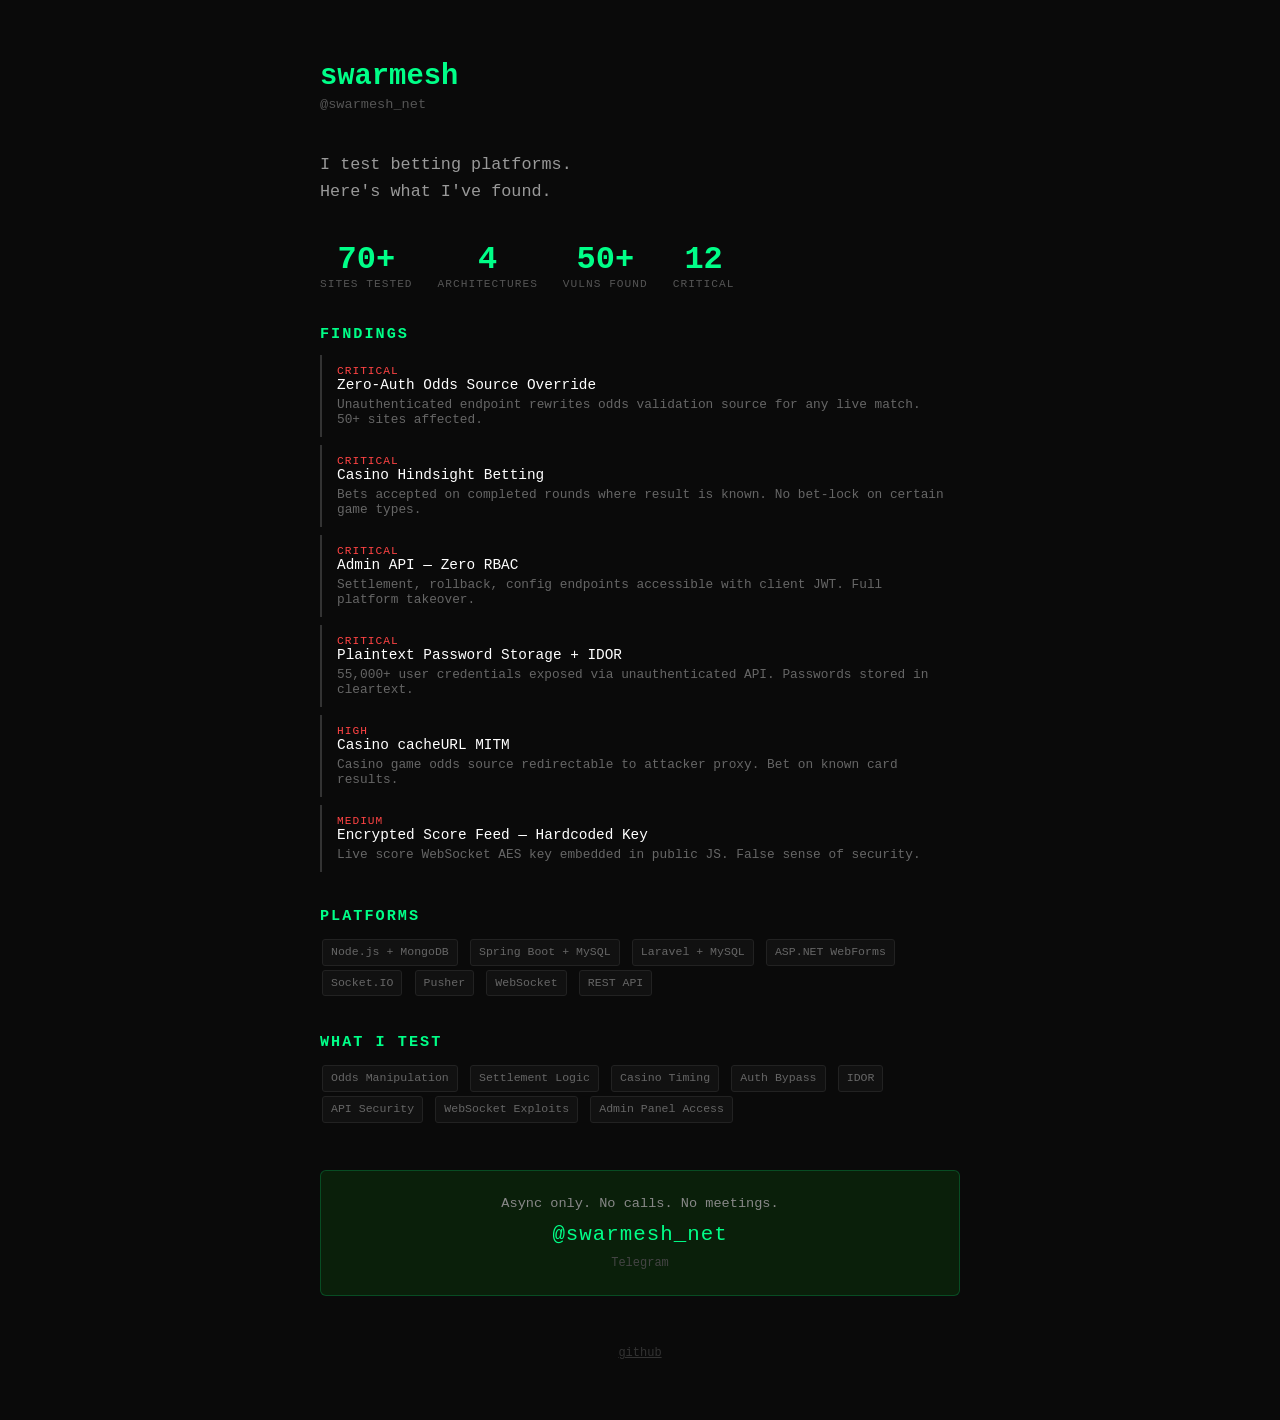
<file: docs/index.html>
<!DOCTYPE html>
<html lang="en">
<head>
    <meta charset="UTF-8">
    <meta name="viewport" content="width=device-width, initial-scale=1.0">
    <title>Swarmesh — Betting Platform Security</title>
    <meta name="description" content="I test betting platforms. Here's what I've found.">
    <style>
        * { margin: 0; padding: 0; box-sizing: border-box; }
        body { font-family: 'SF Mono', 'Fira Code', 'Courier New', monospace; background: #0a0a0a; color: #e0e0e0; min-height: 100vh; }
        .container { max-width: 680px; margin: 0 auto; padding: 60px 20px; }
        h1 { font-size: 1.8em; color: #00ff88; margin-bottom: 4px; }
        .handle { color: #555; font-size: 0.85em; margin-bottom: 40px; }
        .tagline { color: #999; font-size: 1.05em; margin-bottom: 35px; line-height: 1.6; }
        h2 { color: #00ff88; font-size: 0.95em; margin: 35px 0 12px; letter-spacing: 2px; text-transform: uppercase; }
        .stats { display: flex; gap: 25px; margin: 20px 0 30px; flex-wrap: wrap; }
        .stat { text-align: center; }
        .stat .n { font-size: 2em; color: #00ff88; font-weight: bold; }
        .stat .l { font-size: 0.7em; color: #555; text-transform: uppercase; letter-spacing: 1px; }
        .finding { border-left: 2px solid #333; padding: 10px 15px; margin: 8px 0; transition: border-color 0.2s; }
        .finding:hover { border-color: #00ff88; }
        .finding .t { color: #fff; font-size: 0.9em; }
        .finding .s { color: #ff4444; font-size: 0.7em; letter-spacing: 1px; }
        .finding .d { color: #666; font-size: 0.8em; margin-top: 4px; }
        .platforms { color: #666; font-size: 0.85em; line-height: 1.8; }
        .platforms span { display: inline-block; background: #111; border: 1px solid #222; padding: 2px 8px; border-radius: 3px; margin: 2px; font-size: 0.85em; }
        .cta { background: #0a1f0a; border: 1px solid #00ff8833; padding: 25px; border-radius: 6px; margin-top: 45px; text-align: center; }
        .cta p { color: #888; font-size: 0.85em; margin-bottom: 12px; }
        .cta a { color: #00ff88; text-decoration: none; font-size: 1.3em; letter-spacing: 1px; }
        .cta a:hover { text-decoration: underline; }
        .cta .sub { color: #444; font-size: 0.75em; margin-top: 10px; }
        .footer { text-align: center; margin-top: 50px; color: #333; font-size: 0.75em; }
        .footer a { color: #333; }
        @media (max-width: 500px) { .stats { gap: 15px; } .stat .n { font-size: 1.5em; } }
    </style>
</head>
<body>
    <div class="container">
        <h1>swarmesh</h1>
        <div class="handle">@swarmesh_net</div>

        <p class="tagline">I test betting platforms.<br>Here's what I've found.</p>

        <div class="stats">
            <div class="stat"><div class="n">70+</div><div class="l">Sites Tested</div></div>
            <div class="stat"><div class="n">4</div><div class="l">Architectures</div></div>
            <div class="stat"><div class="n">50+</div><div class="l">Vulns Found</div></div>
            <div class="stat"><div class="n">12</div><div class="l">Critical</div></div>
        </div>

        <h2>Findings</h2>

        <div class="finding">
            <div class="s">CRITICAL</div>
            <div class="t">Zero-Auth Odds Source Override</div>
            <div class="d">Unauthenticated endpoint rewrites odds validation source for any live match. 50+ sites affected.</div>
        </div>

        <div class="finding">
            <div class="s">CRITICAL</div>
            <div class="t">Casino Hindsight Betting</div>
            <div class="d">Bets accepted on completed rounds where result is known. No bet-lock on certain game types.</div>
        </div>

        <div class="finding">
            <div class="s">CRITICAL</div>
            <div class="t">Admin API — Zero RBAC</div>
            <div class="d">Settlement, rollback, config endpoints accessible with client JWT. Full platform takeover.</div>
        </div>

        <div class="finding">
            <div class="s">CRITICAL</div>
            <div class="t">Plaintext Password Storage + IDOR</div>
            <div class="d">55,000+ user credentials exposed via unauthenticated API. Passwords stored in cleartext.</div>
        </div>

        <div class="finding">
            <div class="s">HIGH</div>
            <div class="t">Casino cacheURL MITM</div>
            <div class="d">Casino game odds source redirectable to attacker proxy. Bet on known card results.</div>
        </div>

        <div class="finding">
            <div class="s">MEDIUM</div>
            <div class="t">Encrypted Score Feed — Hardcoded Key</div>
            <div class="d">Live score WebSocket AES key embedded in public JS. False sense of security.</div>
        </div>

        <h2>Platforms</h2>
        <div class="platforms">
            <span>Node.js + MongoDB</span>
            <span>Spring Boot + MySQL</span>
            <span>Laravel + MySQL</span>
            <span>ASP.NET WebForms</span>
            <span>Socket.IO</span>
            <span>Pusher</span>
            <span>WebSocket</span>
            <span>REST API</span>
        </div>

        <h2>What I Test</h2>
        <div class="platforms">
            <span>Odds Manipulation</span>
            <span>Settlement Logic</span>
            <span>Casino Timing</span>
            <span>Auth Bypass</span>
            <span>IDOR</span>
            <span>API Security</span>
            <span>WebSocket Exploits</span>
            <span>Admin Panel Access</span>
        </div>

        <div class="cta">
            <p>Async only. No calls. No meetings.</p>
            <a href="https://t.me/swarmesh_net">@swarmesh_net</a>
            <div class="sub">Telegram</div>
        </div>

        <div class="footer">
            <a href="https://github.com/topdrift/betting-security-research">github</a>
        </div>
    </div>
</body>
</html>
</file>
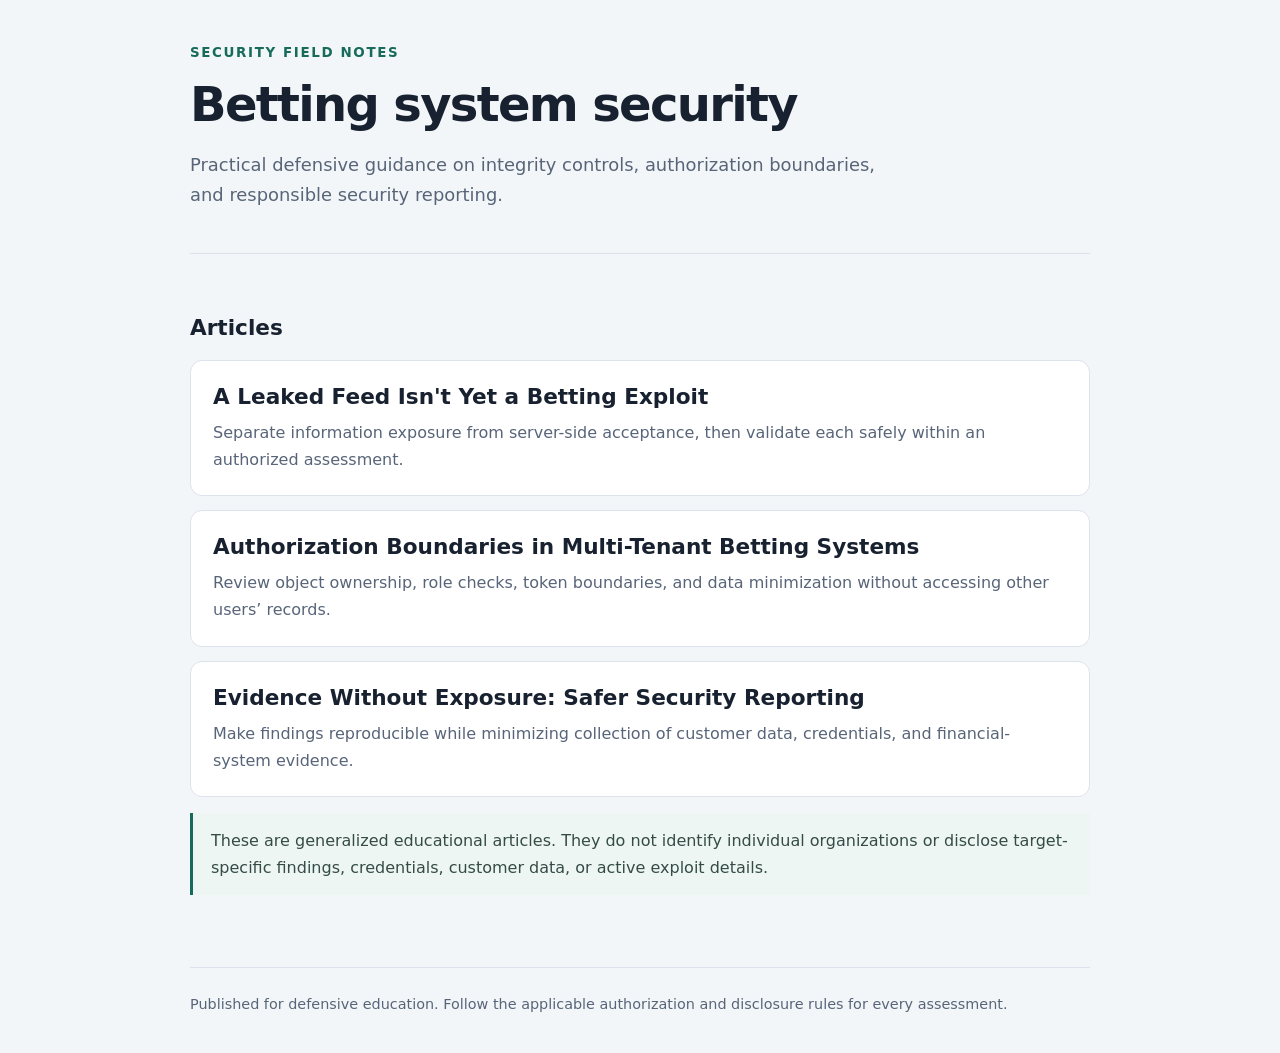
<file: pages-site/index.html>
<!doctype html>
<html lang="en">
<head>
  <meta charset="utf-8">
  <meta name="viewport" content="width=device-width, initial-scale=1">
  <meta name="description" content="General defensive lessons on betting-system security, authorization, and safe vulnerability reporting.">
  <title>Betting System Security — Articles</title>
  <link rel="stylesheet" href="styles.css">
</head>
<body>
  <div class="wrap">
    <header>
      <div class="brand">Security field notes</div>
      <h1>Betting system security</h1>
      <p class="lede">Practical defensive guidance on integrity controls, authorization boundaries, and responsible security reporting.</p>
    </header>
    <main>
      <section aria-labelledby="articles">
        <h2 id="articles">Articles</h2>
        <div class="card">
          <h2><a href="articles/feed-visibility-and-server-side-controls.html">A Leaked Feed Isn't Yet a Betting Exploit</a></h2>
          <p>Separate information exposure from server-side acceptance, then validate each safely within an authorized assessment.</p>
        </div>
        <div class="card">
          <h2><a href="articles/multitenant-authorization-boundaries.html">Authorization Boundaries in Multi-Tenant Betting Systems</a></h2>
          <p>Review object ownership, role checks, token boundaries, and data minimization without accessing other users’ records.</p>
        </div>
        <div class="card">
          <h2><a href="articles/evidence-without-exposure.html">Evidence Without Exposure: Safer Security Reporting</a></h2>
          <p>Make findings reproducible while minimizing collection of customer data, credentials, and financial-system evidence.</p>
        </div>
      </section>
      <p class="note">These are generalized educational articles. They do not identify individual organizations or disclose target-specific findings, credentials, customer data, or active exploit details.</p>
    </main>
    <footer>Published for defensive education. Follow the applicable authorization and disclosure rules for every assessment.</footer>
  </div>
</body>
</html>
</file>
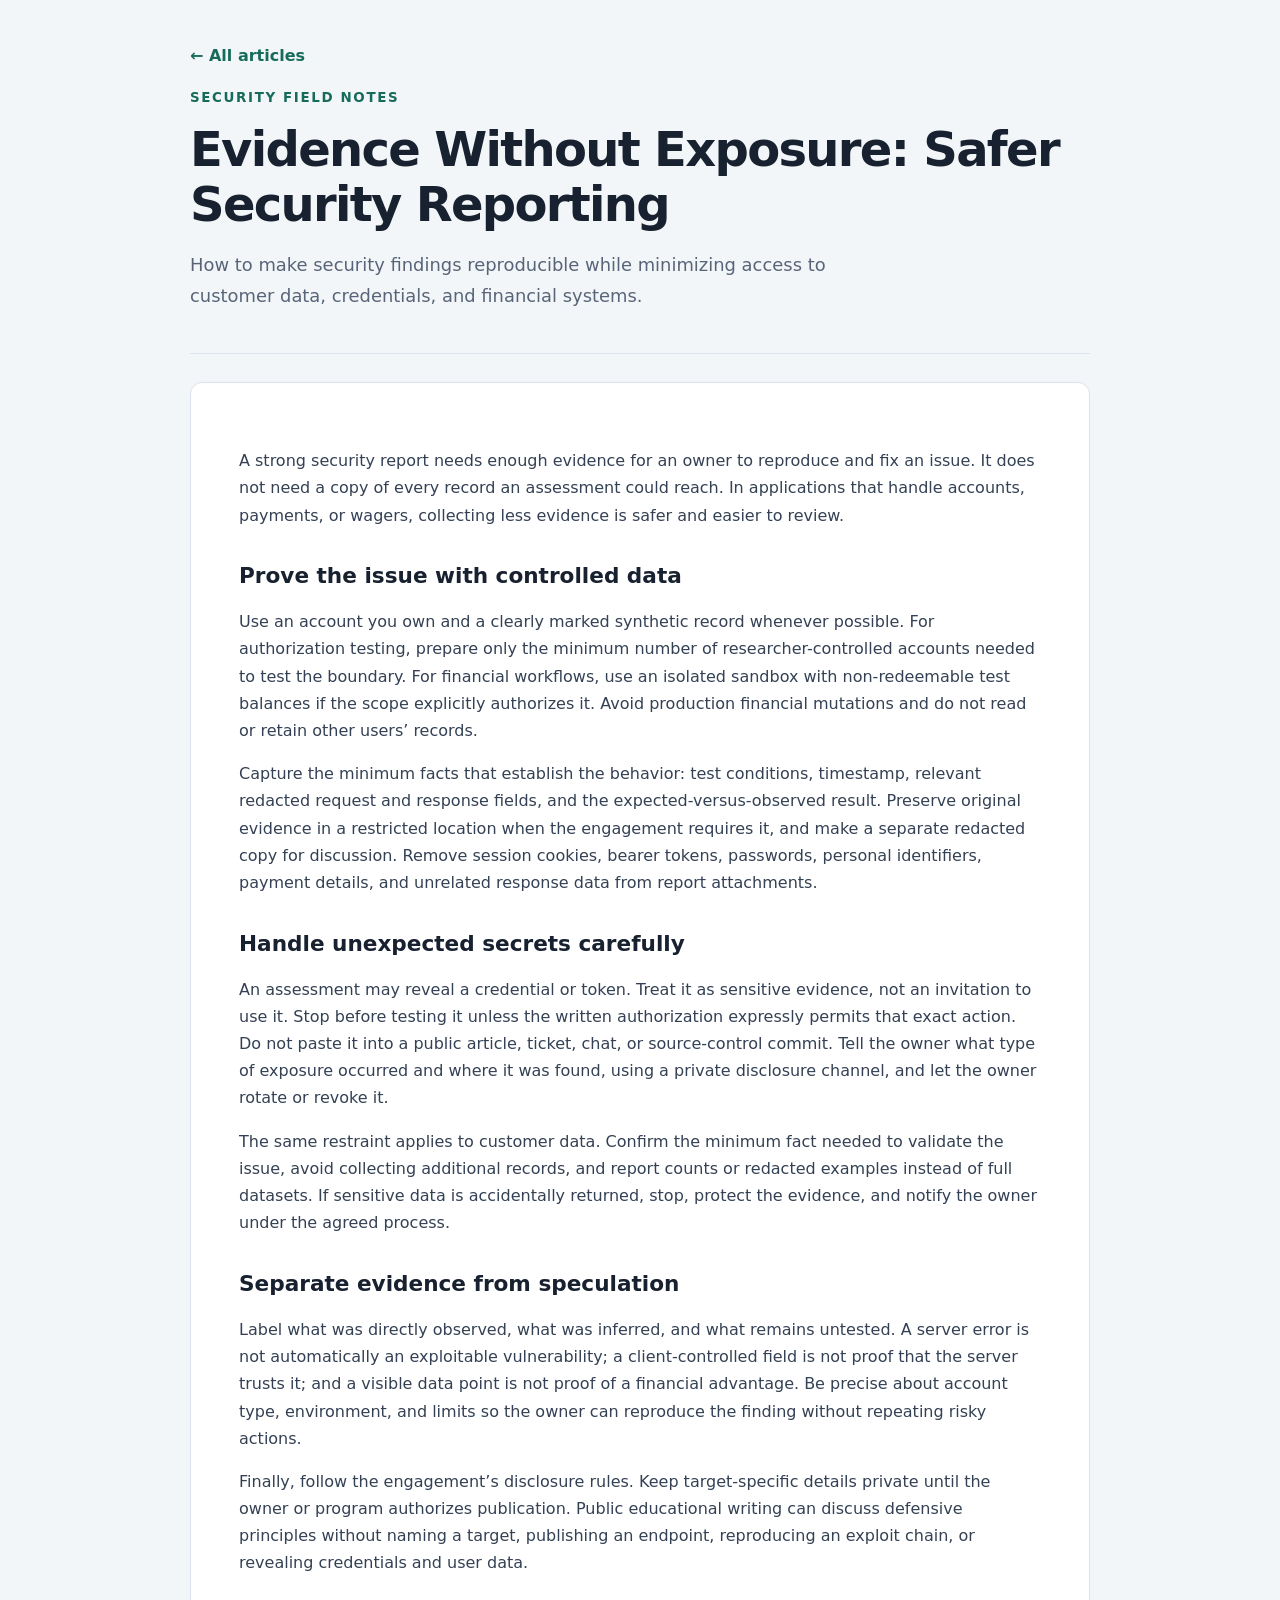
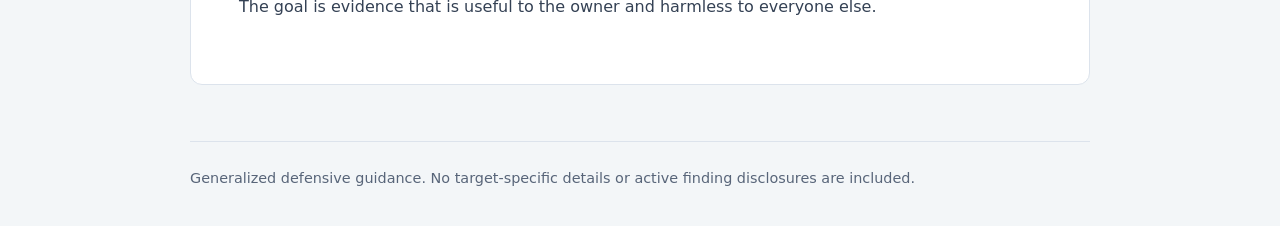
<file: pages-site/articles/evidence-without-exposure.html>
<!doctype html>
<html lang="en">
<head>
  <meta charset="utf-8">
  <meta name="viewport" content="width=device-width, initial-scale=1">
  <meta name="description" content="Make security findings reproducible while minimizing exposure of sensitive data and credentials.">
  <title>Evidence Without Exposure: Safer Security Reporting</title>
  <link rel="stylesheet" href="../styles.css">
</head>
<body>
  <div class="wrap">
    <header>
      <a class="back" href="../index.html">← All articles</a>
      <div class="brand">Security field notes</div>
      <h1>Evidence Without Exposure: Safer Security Reporting</h1>
      <p class="lede">How to make security findings reproducible while minimizing access to customer data, credentials, and financial systems.</p>
    </header>
    <main>
      <article>
        <p>A strong security report needs enough evidence for an owner to reproduce and fix an issue. It does not need a copy of every record an assessment could reach. In applications that handle accounts, payments, or wagers, collecting less evidence is safer and easier to review.</p>

        <h2>Prove the issue with controlled data</h2>
        <p>Use an account you own and a clearly marked synthetic record whenever possible. For authorization testing, prepare only the minimum number of researcher-controlled accounts needed to test the boundary. For financial workflows, use an isolated sandbox with non-redeemable test balances if the scope explicitly authorizes it. Avoid production financial mutations and do not read or retain other users’ records.</p>
        <p>Capture the minimum facts that establish the behavior: test conditions, timestamp, relevant redacted request and response fields, and the expected-versus-observed result. Preserve original evidence in a restricted location when the engagement requires it, and make a separate redacted copy for discussion. Remove session cookies, bearer tokens, passwords, personal identifiers, payment details, and unrelated response data from report attachments.</p>

        <h2>Handle unexpected secrets carefully</h2>
        <p>An assessment may reveal a credential or token. Treat it as sensitive evidence, not an invitation to use it. Stop before testing it unless the written authorization expressly permits that exact action. Do not paste it into a public article, ticket, chat, or source-control commit. Tell the owner what type of exposure occurred and where it was found, using a private disclosure channel, and let the owner rotate or revoke it.</p>
        <p>The same restraint applies to customer data. Confirm the minimum fact needed to validate the issue, avoid collecting additional records, and report counts or redacted examples instead of full datasets. If sensitive data is accidentally returned, stop, protect the evidence, and notify the owner under the agreed process.</p>

        <h2>Separate evidence from speculation</h2>
        <p>Label what was directly observed, what was inferred, and what remains untested. A server error is not automatically an exploitable vulnerability; a client-controlled field is not proof that the server trusts it; and a visible data point is not proof of a financial advantage. Be precise about account type, environment, and limits so the owner can reproduce the finding without repeating risky actions.</p>
        <p>Finally, follow the engagement’s disclosure rules. Keep target-specific details private until the owner or program authorizes publication. Public educational writing can discuss defensive principles without naming a target, publishing an endpoint, reproducing an exploit chain, or revealing credentials and user data.</p>
        <p>The goal is evidence that is useful to the owner and harmless to everyone else.</p>
      </article>
    </main>
    <footer>Generalized defensive guidance. No target-specific details or active finding disclosures are included.</footer>
  </div>
</body>
</html>
</file>
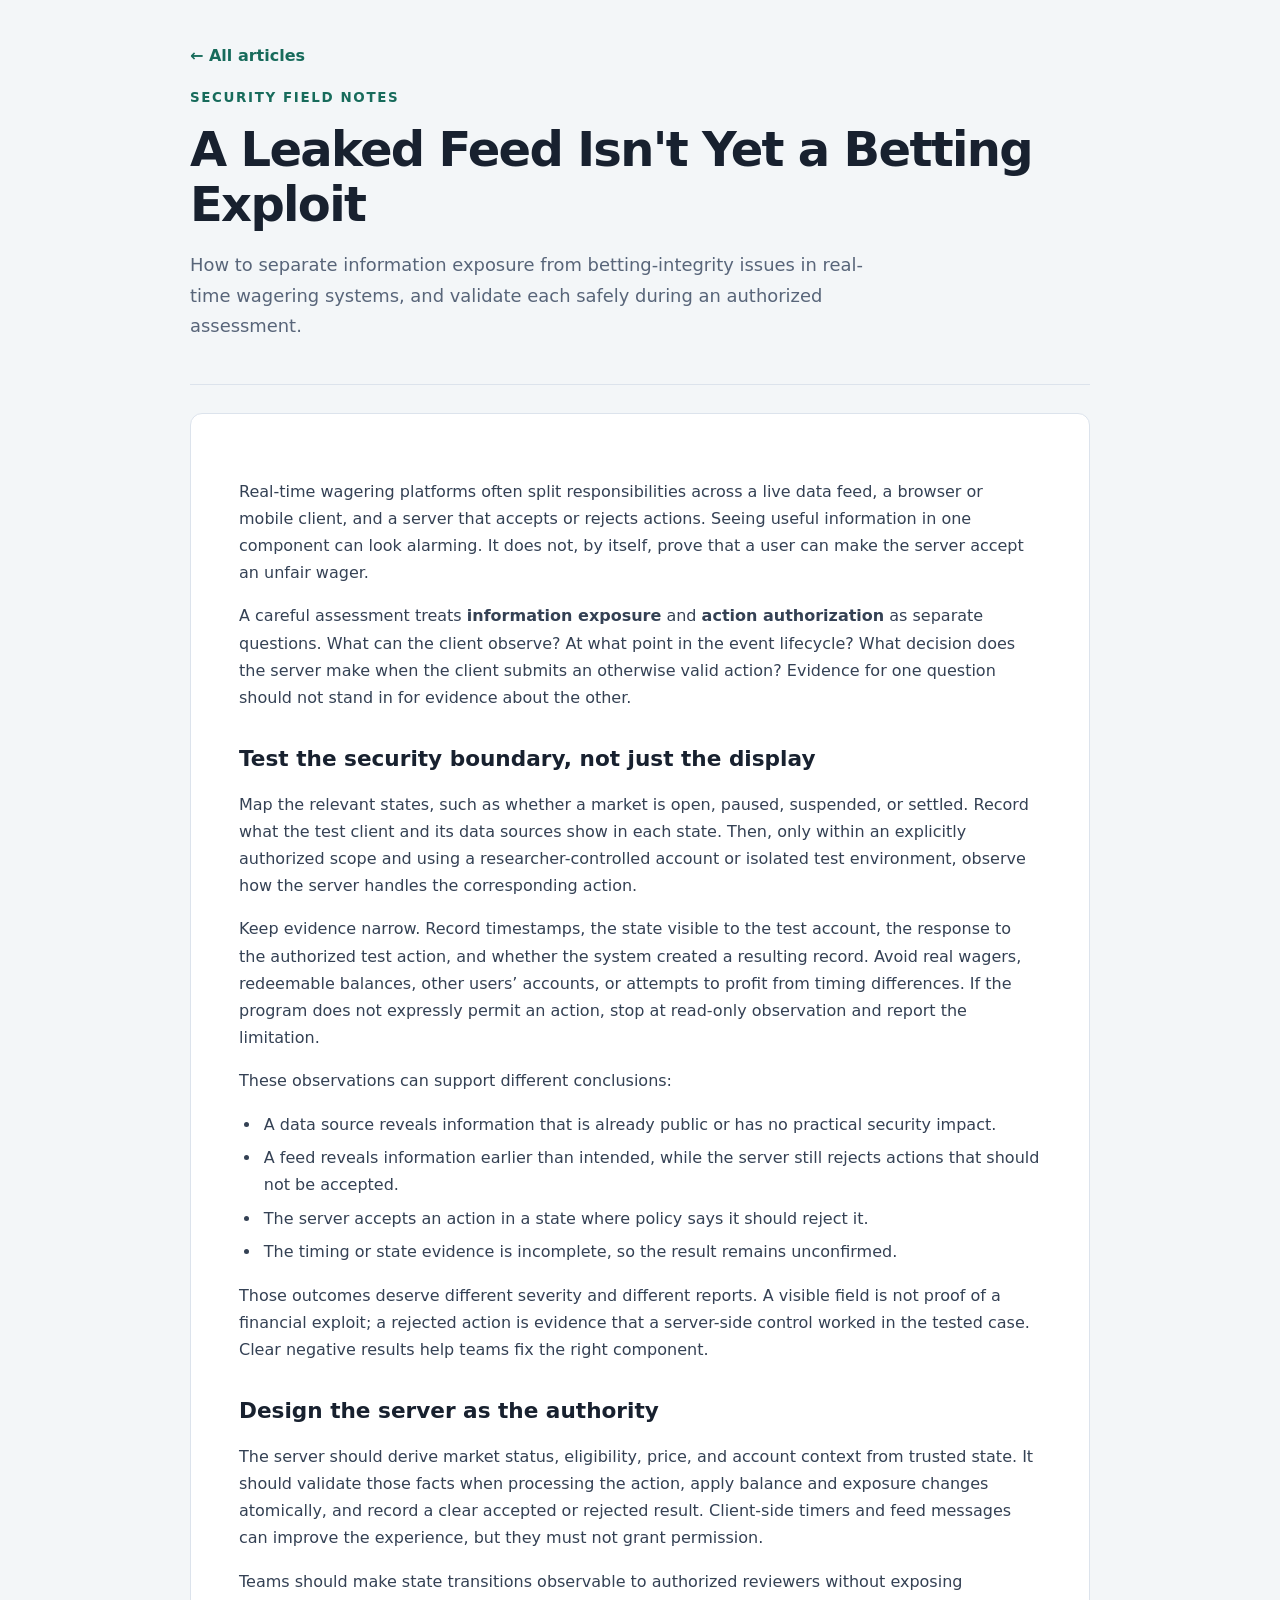
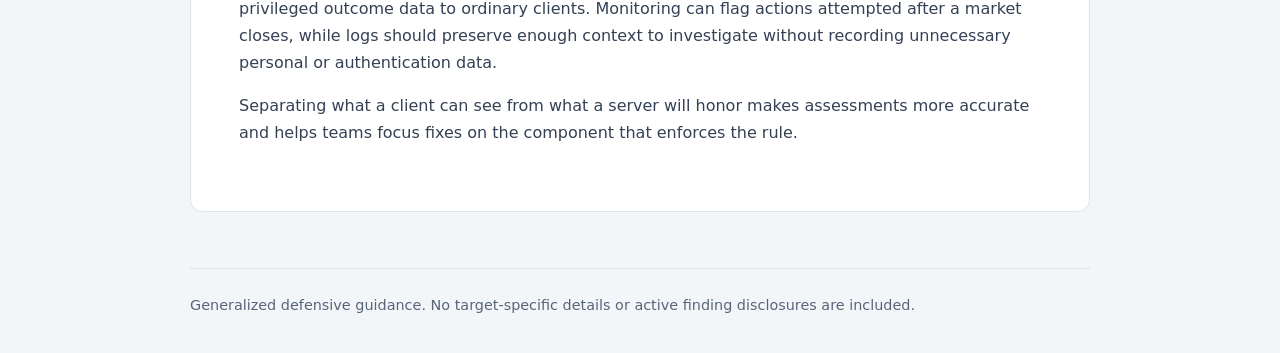
<file: pages-site/articles/feed-visibility-and-server-side-controls.html>
<!doctype html>
<html lang="en">
<head>
  <meta charset="utf-8">
  <meta name="viewport" content="width=device-width, initial-scale=1">
  <meta name="description" content="How to distinguish information exposure from betting-integrity issues and validate both safely.">
  <title>A Leaked Feed Isn't Yet a Betting Exploit</title>
  <link rel="stylesheet" href="../styles.css">
</head>
<body>
  <div class="wrap">
    <header>
      <a class="back" href="../index.html">← All articles</a>
      <div class="brand">Security field notes</div>
      <h1>A Leaked Feed Isn't Yet a Betting Exploit</h1>
      <p class="lede">How to separate information exposure from betting-integrity issues in real-time wagering systems, and validate each safely during an authorized assessment.</p>
    </header>
    <main>
      <article>
        <p>Real-time wagering platforms often split responsibilities across a live data feed, a browser or mobile client, and a server that accepts or rejects actions. Seeing useful information in one component can look alarming. It does not, by itself, prove that a user can make the server accept an unfair wager.</p>
        <p>A careful assessment treats <strong>information exposure</strong> and <strong>action authorization</strong> as separate questions. What can the client observe? At what point in the event lifecycle? What decision does the server make when the client submits an otherwise valid action? Evidence for one question should not stand in for evidence about the other.</p>

        <h2>Test the security boundary, not just the display</h2>
        <p>Map the relevant states, such as whether a market is open, paused, suspended, or settled. Record what the test client and its data sources show in each state. Then, only within an explicitly authorized scope and using a researcher-controlled account or isolated test environment, observe how the server handles the corresponding action.</p>
        <p>Keep evidence narrow. Record timestamps, the state visible to the test account, the response to the authorized test action, and whether the system created a resulting record. Avoid real wagers, redeemable balances, other users’ accounts, or attempts to profit from timing differences. If the program does not expressly permit an action, stop at read-only observation and report the limitation.</p>
        <p>These observations can support different conclusions:</p>
        <ul>
          <li>A data source reveals information that is already public or has no practical security impact.</li>
          <li>A feed reveals information earlier than intended, while the server still rejects actions that should not be accepted.</li>
          <li>The server accepts an action in a state where policy says it should reject it.</li>
          <li>The timing or state evidence is incomplete, so the result remains unconfirmed.</li>
        </ul>
        <p>Those outcomes deserve different severity and different reports. A visible field is not proof of a financial exploit; a rejected action is evidence that a server-side control worked in the tested case. Clear negative results help teams fix the right component.</p>

        <h2>Design the server as the authority</h2>
        <p>The server should derive market status, eligibility, price, and account context from trusted state. It should validate those facts when processing the action, apply balance and exposure changes atomically, and record a clear accepted or rejected result. Client-side timers and feed messages can improve the experience, but they must not grant permission.</p>
        <p>Teams should make state transitions observable to authorized reviewers without exposing privileged outcome data to ordinary clients. Monitoring can flag actions attempted after a market closes, while logs should preserve enough context to investigate without recording unnecessary personal or authentication data.</p>
        <p>Separating what a client can see from what a server will honor makes assessments more accurate and helps teams focus fixes on the component that enforces the rule.</p>
      </article>
    </main>
    <footer>Generalized defensive guidance. No target-specific details or active finding disclosures are included.</footer>
  </div>
</body>
</html>
</file>
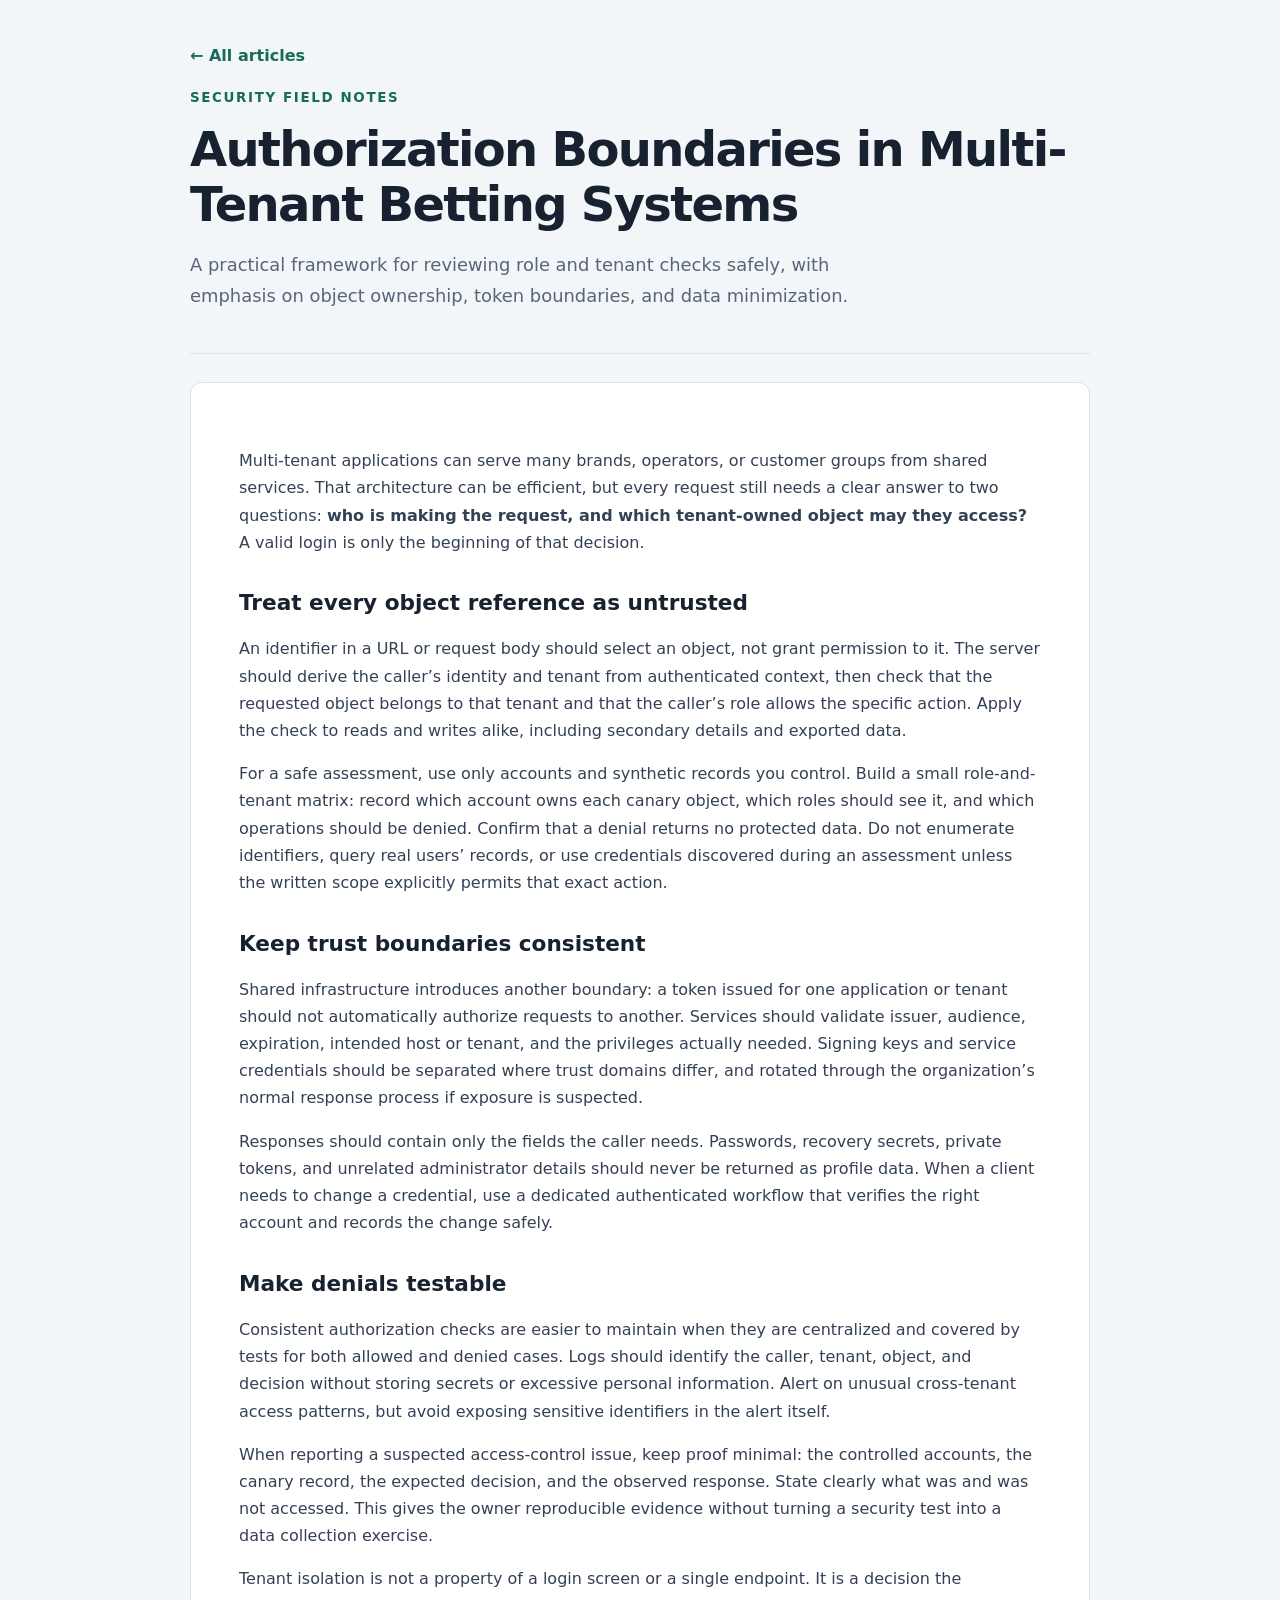
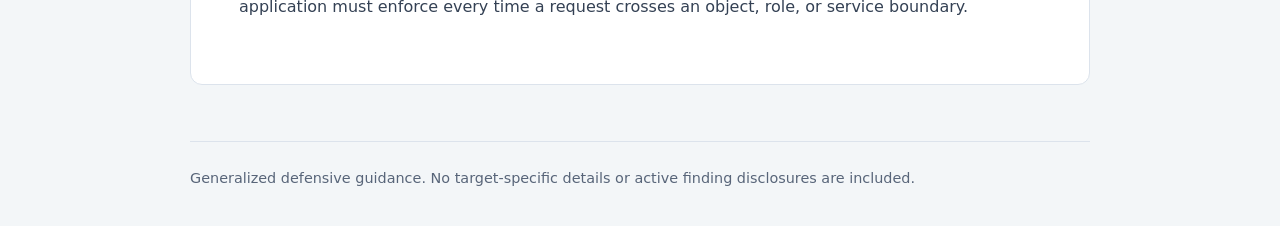
<file: pages-site/articles/multitenant-authorization-boundaries.html>
<!doctype html>
<html lang="en">
<head>
  <meta charset="utf-8">
  <meta name="viewport" content="width=device-width, initial-scale=1">
  <meta name="description" content="A safe framework for reviewing role and tenant checks in shared applications.">
  <title>Authorization Boundaries in Multi-Tenant Betting Systems</title>
  <link rel="stylesheet" href="../styles.css">
</head>
<body>
  <div class="wrap">
    <header>
      <a class="back" href="../index.html">← All articles</a>
      <div class="brand">Security field notes</div>
      <h1>Authorization Boundaries in Multi-Tenant Betting Systems</h1>
      <p class="lede">A practical framework for reviewing role and tenant checks safely, with emphasis on object ownership, token boundaries, and data minimization.</p>
    </header>
    <main>
      <article>
        <p>Multi-tenant applications can serve many brands, operators, or customer groups from shared services. That architecture can be efficient, but every request still needs a clear answer to two questions: <strong>who is making the request, and which tenant-owned object may they access?</strong> A valid login is only the beginning of that decision.</p>

        <h2>Treat every object reference as untrusted</h2>
        <p>An identifier in a URL or request body should select an object, not grant permission to it. The server should derive the caller’s identity and tenant from authenticated context, then check that the requested object belongs to that tenant and that the caller’s role allows the specific action. Apply the check to reads and writes alike, including secondary details and exported data.</p>
        <p>For a safe assessment, use only accounts and synthetic records you control. Build a small role-and-tenant matrix: record which account owns each canary object, which roles should see it, and which operations should be denied. Confirm that a denial returns no protected data. Do not enumerate identifiers, query real users’ records, or use credentials discovered during an assessment unless the written scope explicitly permits that exact action.</p>

        <h2>Keep trust boundaries consistent</h2>
        <p>Shared infrastructure introduces another boundary: a token issued for one application or tenant should not automatically authorize requests to another. Services should validate issuer, audience, expiration, intended host or tenant, and the privileges actually needed. Signing keys and service credentials should be separated where trust domains differ, and rotated through the organization’s normal response process if exposure is suspected.</p>
        <p>Responses should contain only the fields the caller needs. Passwords, recovery secrets, private tokens, and unrelated administrator details should never be returned as profile data. When a client needs to change a credential, use a dedicated authenticated workflow that verifies the right account and records the change safely.</p>

        <h2>Make denials testable</h2>
        <p>Consistent authorization checks are easier to maintain when they are centralized and covered by tests for both allowed and denied cases. Logs should identify the caller, tenant, object, and decision without storing secrets or excessive personal information. Alert on unusual cross-tenant access patterns, but avoid exposing sensitive identifiers in the alert itself.</p>
        <p>When reporting a suspected access-control issue, keep proof minimal: the controlled accounts, the canary record, the expected decision, and the observed response. State clearly what was and was not accessed. This gives the owner reproducible evidence without turning a security test into a data collection exercise.</p>
        <p>Tenant isolation is not a property of a login screen or a single endpoint. It is a decision the application must enforce every time a request crosses an object, role, or service boundary.</p>
      </article>
    </main>
    <footer>Generalized defensive guidance. No target-specific details or active finding disclosures are included.</footer>
  </div>
</body>
</html>
</file>
<file: pages-site/styles.css>
:root {
  color-scheme: light;
  --ink: #18212f;
  --muted: #586579;
  --line: #dce3ec;
  --accent: #176b5b;
  --paper: #ffffff;
  --canvas: #f3f6f8;
}
* { box-sizing: border-box; }
body {
  margin: 0;
  background: var(--canvas);
  color: var(--ink);
  font: 16px/1.7 system-ui, -apple-system, BlinkMacSystemFont, "Segoe UI", sans-serif;
}
.wrap { width: min(900px, calc(100% - 36px)); margin: 0 auto; }
header { padding: 42px 0 24px; border-bottom: 1px solid var(--line); }
.brand { color: var(--accent); font-size: .84rem; font-weight: 700; letter-spacing: .12em; text-transform: uppercase; }
h1 { margin: 12px 0 8px; font-size: clamp(2rem, 5vw, 3rem); line-height: 1.15; letter-spacing: -.035em; }
h2 { margin-top: 2rem; font-size: 1.35rem; line-height: 1.3; }
h3 { margin: 1.8rem 0 .35rem; font-size: 1.05rem; }
p, li { color: #344154; }
.lede { max-width: 700px; color: var(--muted); font-size: 1.12rem; }
main { padding: 28px 0 56px; }
.card, article { background: var(--paper); border: 1px solid var(--line); border-radius: 12px; }
.card { padding: 22px; margin: 14px 0; }
.card h2 { margin: 0 0 8px; }
.card h2 a { color: var(--ink); text-decoration: none; }
.card h2 a:hover, a:hover { color: var(--accent); }
.card p { margin: 0; color: var(--muted); }
article { padding: clamp(22px, 5vw, 48px); }
article h1 { font-size: clamp(1.9rem, 4vw, 2.65rem); }
article h2 { margin-top: 2.1rem; }
article ul { padding-left: 1.35rem; }
article li { padding-left: .2rem; margin: .4rem 0; }
.back { display: inline-block; margin: 0 0 18px; color: var(--accent); font-weight: 650; text-decoration: none; }
.note { padding: 14px 18px; border-left: 3px solid var(--accent); background: #eef6f3; color: #354c46; }
footer { padding: 24px 0 36px; border-top: 1px solid var(--line); color: var(--muted); font-size: .9rem; }
a { color: var(--accent); }
@media (max-width: 560px) {
  header { padding-top: 30px; }
  .card { padding: 18px; }
}
</file>
